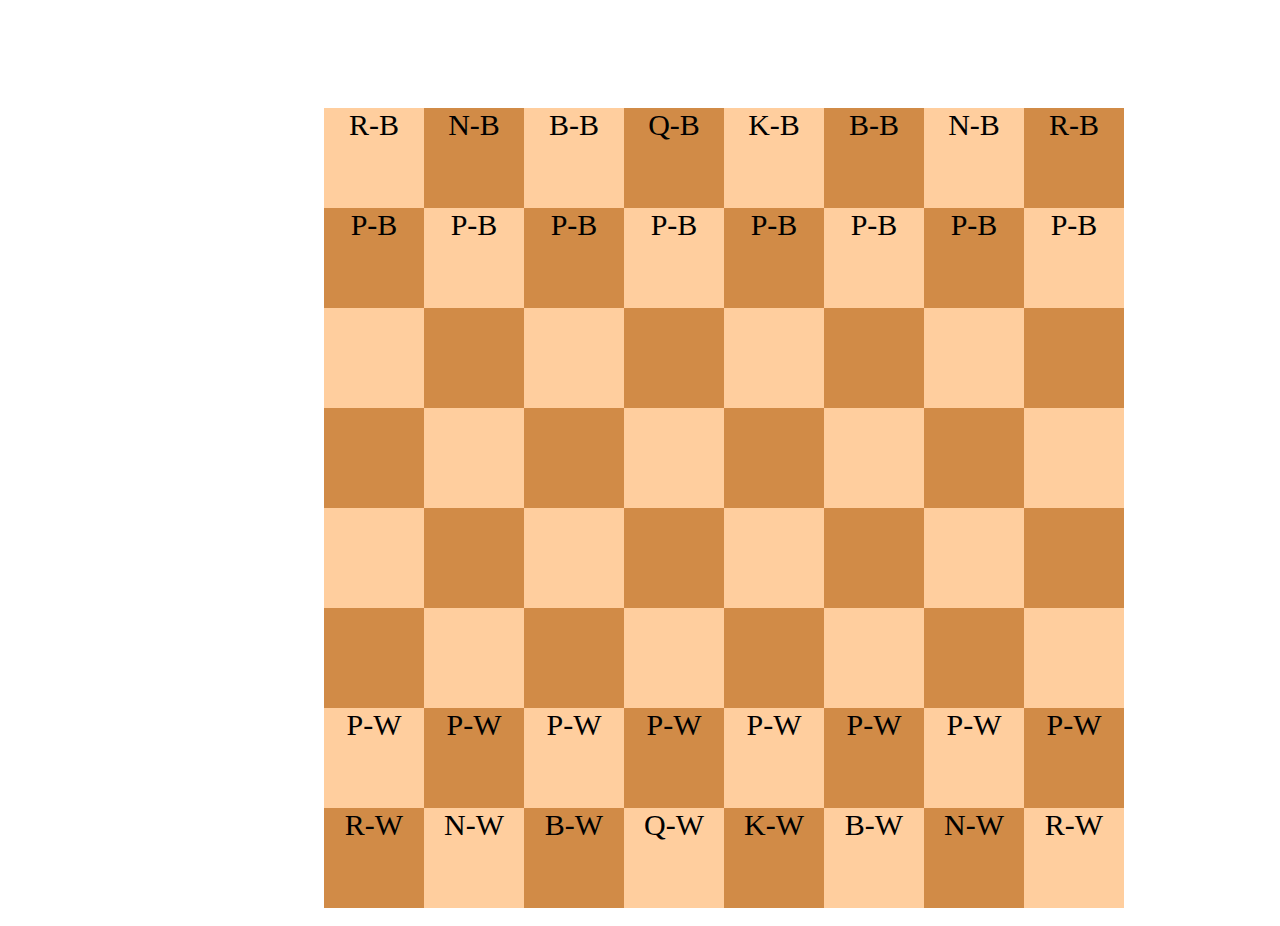
<file: index.html>
<!DOCTYPE html>
<head>
    <Title>Chess</Title>
    <link href="style/main.css" rel="stylesheet" type="text/css">
</head>

<body>
    <div class="grid-container">
        <div class="grid-item-light" id="a8">8</div>
        <div class="grid-item-dark" id="b8">8</div>
        <div class="grid-item-light" id="c8">8</div>
        <div class="grid-item-dark" id="d8">8</div>
        <div class="grid-item-light" id="e8">8</div>
        <div class="grid-item-dark" id="f8">8</div>
        <div class="grid-item-light" id="g8">8</div>
        <div class="grid-item-dark" id="h8">8</div>


        <div class="grid-item-dark" id="a7">7</div>
        <div class="grid-item-light" id="b7">7</div>
        <div class="grid-item-dark" id="c7">7</div>
        <div class="grid-item-light" id="d7">7</div>
        <div class="grid-item-dark" id="e7">7</div>
        <div class="grid-item-light" id="f7">7</div>
        <div class="grid-item-dark" id="g7">7</div>
        <div class="grid-item-light" id="h7">7</div>


        <div class="grid-item-light" id="a6">6</div>
        <div class="grid-item-dark" id="b6">6</div>
        <div class="grid-item-light" id="c6">6</div>
        <div class="grid-item-dark" id="d6">6</div>
        <div class="grid-item-light" id="e6">6</div>
        <div class="grid-item-dark" id="f6">6</div>
        <div class="grid-item-light" id="g6">6</div>
        <div class="grid-item-dark" id="h6">6</div>


        <div class="grid-item-dark" id="a5">5</div>
        <div class="grid-item-light" id="b5">5</div>
        <div class="grid-item-dark" id="c5">5</div>
        <div class="grid-item-light" id="d5">5</div>
        <div class="grid-item-dark" id="e5">5</div>
        <div class="grid-item-light" id="f5">5</div>
        <div class="grid-item-dark" id="g5">5</div>
        <div class="grid-item-light" id="h5">5</div>


        <div class="grid-item-light" id="a4">4</div>
        <div class="grid-item-dark" id="b4">4</div>
        <div class="grid-item-light" id="c4">4</div>
        <div class="grid-item-dark" id="d4">4</div>
        <div class="grid-item-light" id="e4">4</div>
        <div class="grid-item-dark" id="f4">4</div>
        <div class="grid-item-light" id="g4">4</div>
        <div class="grid-item-dark" id="h4">4</div>


        <div class="grid-item-dark" id="a3">3</div>
        <div class="grid-item-light" id="b3">3</div>
        <div class="grid-item-dark" id="c3">3</div>
        <div class="grid-item-light" id="d3">3</div>
        <div class="grid-item-dark" id="e3">3</div>
        <div class="grid-item-light" id="f3">3</div>
        <div class="grid-item-dark" id="g3">3</div>
        <div class="grid-item-light" id="h3">3</div>


        <div class="grid-item-light" id="a2">2</div>
        <div class="grid-item-dark" id="b2">2</div>
        <div class="grid-item-light" id="c2">2</div>
        <div class="grid-item-dark" id="d2">2</div>
        <div class="grid-item-light" id="e2">2</div>
        <div class="grid-item-dark" id="f2">2</div>
        <div class="grid-item-light" id="g2">2</div>
        <div class="grid-item-dark" id="h2">2</div>


        <div class="grid-item-dark" id="a1">1</div>
        <div class="grid-item-light" id="b1">1</div>
        <div class="grid-item-dark" id="c1">1</div>
        <div class="grid-item-light" id="d1">1</div>
        <div class="grid-item-dark" id="e1">1</div>
        <div class="grid-item-light" id="f1">1</div>
        <div class="grid-item-dark" id="g1">1</div>
        <div class="grid-item-light" id="h1">1</div>
      </div>

    <script src="app.js"></script>
</body>
</file>
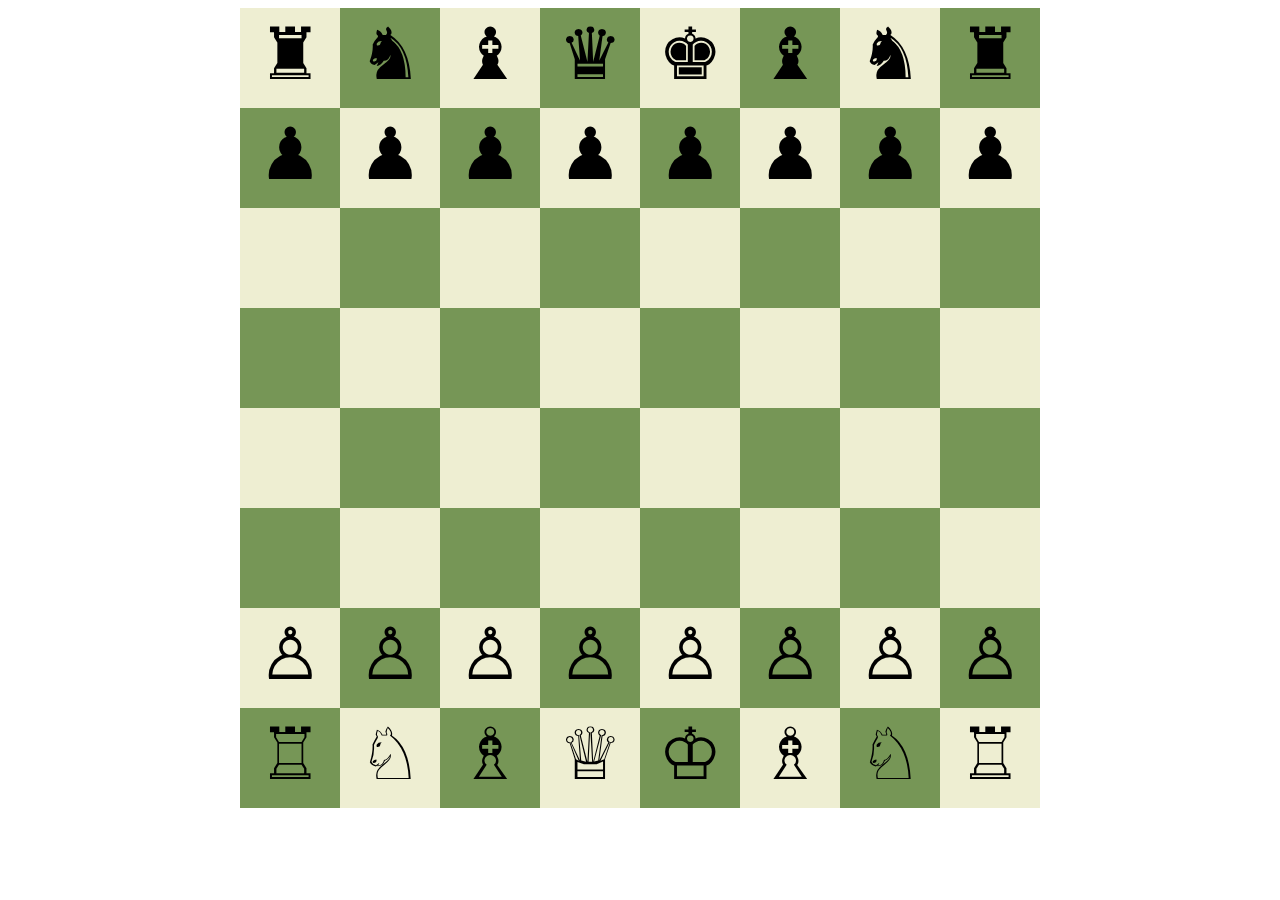
<file: New/index.html>
<!DOCTYPE html>

<head>
    <title>Chess</title>
    <link rel="stylesheet" type="text/css" href="main.css">
    <script src="https://ajax.googleapis.com/ajax/libs/jquery/3.5.1/jquery.min.js"></script>
    <script src="app.js"></script>
</head>

<body>
    <div class="grid-container">
        <div class="grid-item-light" id="00">♜</div>
        <div class="grid-item-dark" id="01">♞</div>
        <div class="grid-item-light" id="02">♝</div>  
        <div class="grid-item-dark" id="03">♛</div>
        <div class="grid-item-light" id="04">♚</div>
        <div class="grid-item-dark" id="05">♝</div>  
        <div class="grid-item-light" id="06">♞</div>
        <div class="grid-item-dark" id="07">♜</div>
        
        <div class="grid-item-dark" id="10">♟︎</div>
        <div class="grid-item-light" id="11">♟︎</div>
        <div class="grid-item-dark" id="12">♟︎</div>  
        <div class="grid-item-light" id="13">♟︎</div>
        <div class="grid-item-dark" id="14">♟︎</div>
        <div class="grid-item-light" id="15">♟︎</div>  
        <div class="grid-item-dark" id="16">♟︎</div>
        <div class="grid-item-light" id="17">♟︎</div>

        <div class="grid-item-light" id="20"></div>
        <div class="grid-item-dark" id="21"></div>
        <div class="grid-item-light" id="22"></div>  
        <div class="grid-item-dark" id="23"></div>
        <div class="grid-item-light" id="24"></div>
        <div class="grid-item-dark" id="25"></div>  
        <div class="grid-item-light" id="26"></div>
        <div class="grid-item-dark" id="27"></div>
        
        <div class="grid-item-dark" id="30"></div>
        <div class="grid-item-light" id="31"></div>
        <div class="grid-item-dark" id="32"></div>  
        <div class="grid-item-light" id="33"></div>
        <div class="grid-item-dark" id="34"></div>
        <div class="grid-item-light" id="35"></div>  
        <div class="grid-item-dark" id="36"></div>
        <div class="grid-item-light" id="37"></div>

        <div class="grid-item-light" id="40"></div>
        <div class="grid-item-dark" id="41"></div>
        <div class="grid-item-light" id="42"></div>  
        <div class="grid-item-dark" id="43"></div>
        <div class="grid-item-light" id="44"></div>
        <div class="grid-item-dark" id="45"></div>  
        <div class="grid-item-light" id="46"></div>
        <div class="grid-item-dark" id="47"></div>
        
        <div class="grid-item-dark" id="50"></div>
        <div class="grid-item-light" id="51"></div>
        <div class="grid-item-dark" id="52"></div>  
        <div class="grid-item-light" id="53"></div>
        <div class="grid-item-dark" id="54"></div>
        <div class="grid-item-light" id="55"></div>  
        <div class="grid-item-dark" id="56"></div>
        <div class="grid-item-light" id="57"></div>

        <div class="grid-item-light" id="60">♙</div>
        <div class="grid-item-dark" id="61">♙</div>
        <div class="grid-item-light" id="62">♙</div>  
        <div class="grid-item-dark" id="63">♙</div>
        <div class="grid-item-light" id="64">♙</div>
        <div class="grid-item-dark" id="65">♙</div>  
        <div class="grid-item-light" id="66">♙</div>
        <div class="grid-item-dark" id="67">♙</div>
        
        <div class="grid-item-dark" id="70">♖</div>
        <div class="grid-item-light" id="71">♘</div>
        <div class="grid-item-dark" id="72">♗</div>  
        <div class="grid-item-light" id="73">♕</div>
        <div class="grid-item-dark" id="74">♔</div>
        <div class="grid-item-light" id="75">♗</div>  
        <div class="grid-item-dark" id="76">♘</div>
        <div class="grid-item-light" id="77">♖</div>
      </div>
</body>
</file>
<file: style/main.css>
.grid-container {
    display: grid;
    grid-template-columns: 100px 100px 100px 100px 100px 100px 100px 100px;
    grid-template-rows: 100px 100px 100px 100px 100px 100px 100px 100px;
    padding: 10px;
    margin: auto;
    width: 50%;
    padding-top: 100px;
  }

  .grid-item-light {
    background-color: rgba(255, 206, 158);
    border: 0px solid rgba(0, 0, 0, 0.8);
    padding: auto;
    font-size: 30px;
    text-align: center;
  }

  .grid-item-dark {
    background-color: rgba(209, 139, 71);
    border: 0px solid rgba(0, 0, 0, 0.8);
    padding: auto;
    font-size: 30px;
    text-align: center;
  }
</file>
<file: New/main.css>
.grid-container{
    display: grid;
    grid-template-columns: repeat(8, 100px);
    grid-template-rows: repeat(8, 100px);
    justify-content: center;
}
.grid-item-light{
    padding-top: 4px;
    border: 0px solid #baca44;
    text-align: center;
    font-size:72px;
    background-color: #eeeed2;
}

.grid-item-dark{
    padding-top: 4px;
    border: 0px solid #baca44;
    text-align: center;
    font-size:72px;
    background-color: #769656;
}
</file>
